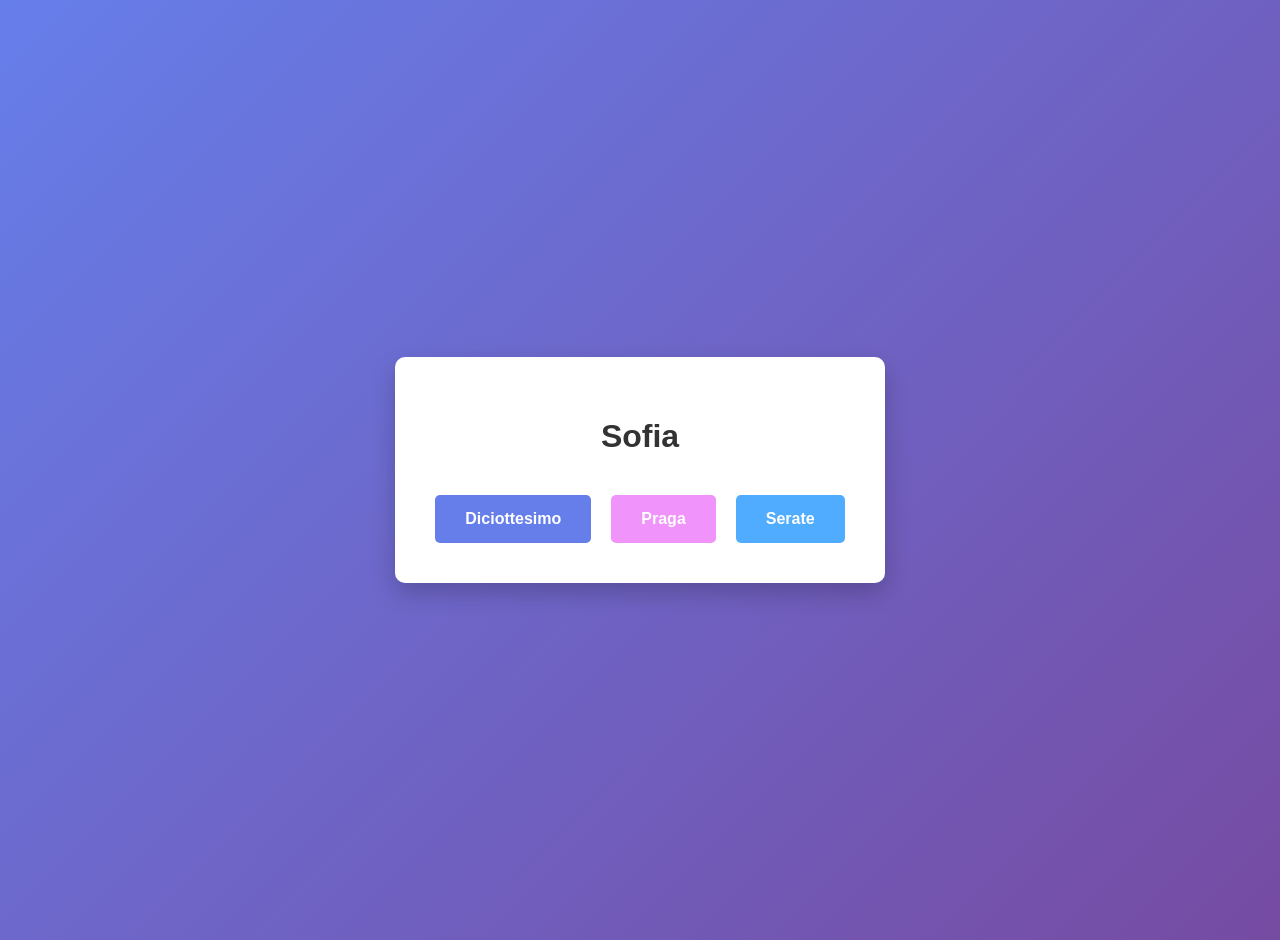
<file: index.html>
<!DOCTYPE html>
<html lang="en">
<head>
    <meta charset="UTF-8">
    <meta name="viewport" content="width=device-width, initial-scale=1.0">
    <title>Sofia</title>
    <style>
        body {
            margin: 0;
            padding: 20px;
            font-family: Arial, sans-serif;
            display: flex;
            justify-content: center;
            align-items: center;
            min-height: 100vh;
            background: linear-gradient(135deg, #667eea 0%, #764ba2 100%);
        }
        
        .container {
            text-align: center;
            background: white;
            padding: 40px;
            border-radius: 10px;
            box-shadow: 0 10px 25px rgba(0, 0, 0, 0.2);
        }
        
        h1 {
            color: #333;
            margin-bottom: 40px;
        }
        
        .button-group {
            display: flex;
            gap: 20px;
            flex-wrap: wrap;
            justify-content: center;
        }
        
        button {
            padding: 15px 30px;
            font-size: 16px;
            font-weight: bold;
            border: none;
            border-radius: 5px;
            cursor: pointer;
            transition: all 0.3s ease;
            color: white;
        }
        
        #diciottesimo {
            background-color: #667eea;
        }
        
        #diciottesimo:hover {
            background-color: #5568d3;
            transform: translateY(-2px);
            box-shadow: 0 5px 15px rgba(102, 126, 234, 0.4);
        }
        
        #praga {
            background-color: #f093fb;
        }
        
        #praga:hover {
            background-color: #f082f5;
            transform: translateY(-2px);
            box-shadow: 0 5px 15px rgba(240, 147, 251, 0.4);
        }
        
        #serate {
            background-color: #4facfe;
        }
        
        #serate:hover {
            background-color: #3da7fd;
            transform: translateY(-2px);
            box-shadow: 0 5px 15px rgba(79, 172, 254, 0.4);
        }
    </style>
</head>
<body>
    <div class="container">
        <h1>Sofia</h1>
        <div class="button-group">
            <button id="diciottesimo" onclick="window.location.href='indexOld.html'">Diciottesimo</button>
            <button id="praga" onclick="window.location.href='praga.html'">Praga</button>
            <button id="serate" onclick="window.location.href='serate.html'">Serate</button>
        </div>
    </div>
    
    <script>
        document.getElementById('praga').addEventListener('click', function() {
            console.log('Praga clicked');
        });
        
        document.getElementById('serate').addEventListener('click', function() {
            console.log('Serate clicked');
        });
    </script>
</body>
</html>
</file>
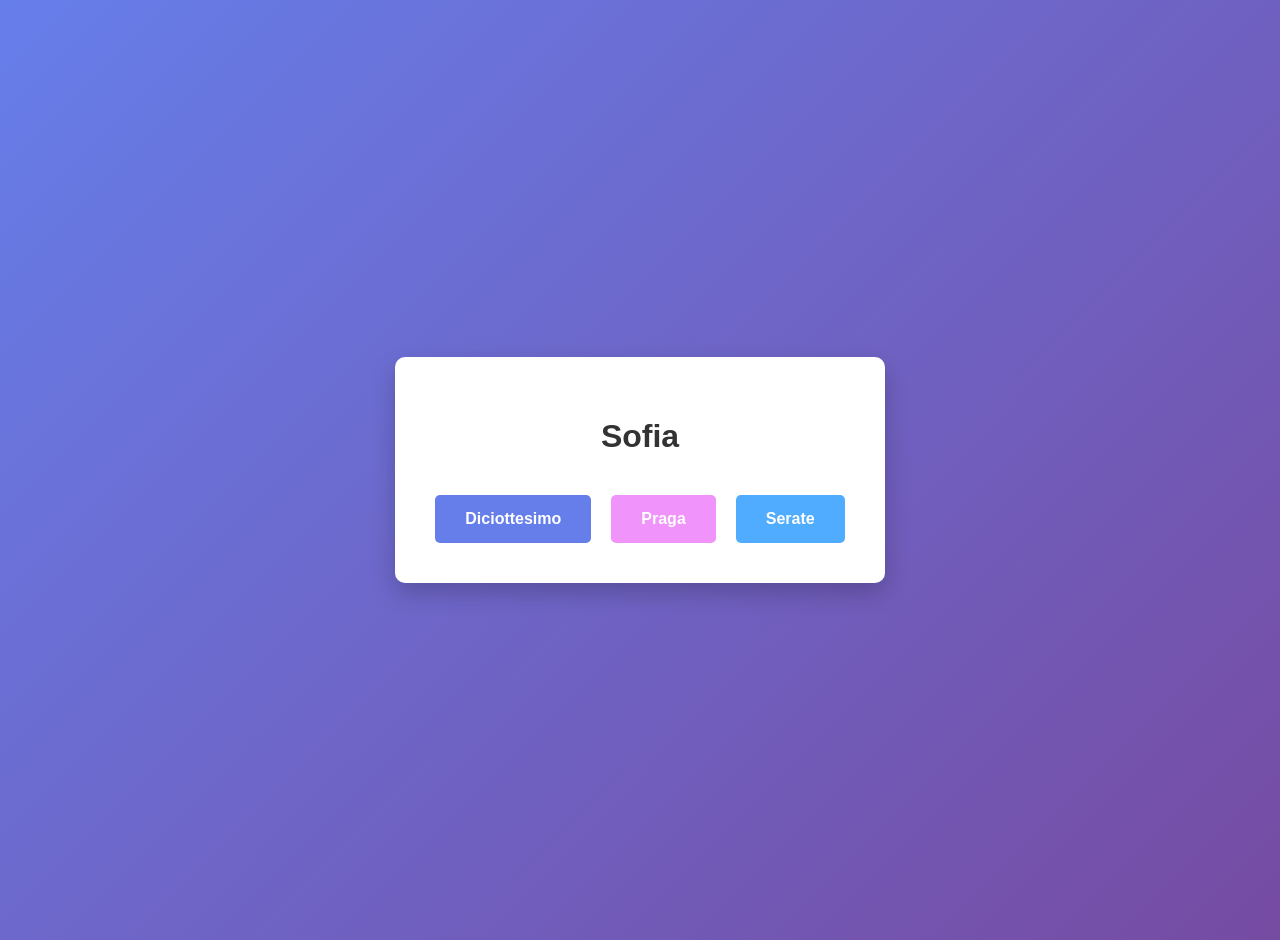
<file: indexNew.html>
<!DOCTYPE html>
<html lang="en">
<head>
    <meta charset="UTF-8">
    <meta name="viewport" content="width=device-width, initial-scale=1.0">
    <title>Sofia</title>
    <style>
        body {
            margin: 0;
            padding: 20px;
            font-family: Arial, sans-serif;
            display: flex;
            justify-content: center;
            align-items: center;
            min-height: 100vh;
            background: linear-gradient(135deg, #667eea 0%, #764ba2 100%);
        }
        
        .container {
            text-align: center;
            background: white;
            padding: 40px;
            border-radius: 10px;
            box-shadow: 0 10px 25px rgba(0, 0, 0, 0.2);
        }
        
        h1 {
            color: #333;
            margin-bottom: 40px;
        }
        
        .button-group {
            display: flex;
            gap: 20px;
            flex-wrap: wrap;
            justify-content: center;
        }
        
        button {
            padding: 15px 30px;
            font-size: 16px;
            font-weight: bold;
            border: none;
            border-radius: 5px;
            cursor: pointer;
            transition: all 0.3s ease;
            color: white;
        }
        
        #diciottesimo {
            background-color: #667eea;
        }
        
        #diciottesimo:hover {
            background-color: #5568d3;
            transform: translateY(-2px);
            box-shadow: 0 5px 15px rgba(102, 126, 234, 0.4);
        }
        
        #praga {
            background-color: #f093fb;
        }
        
        #praga:hover {
            background-color: #f082f5;
            transform: translateY(-2px);
            box-shadow: 0 5px 15px rgba(240, 147, 251, 0.4);
        }
        
        #serate {
            background-color: #4facfe;
        }
        
        #serate:hover {
            background-color: #3da7fd;
            transform: translateY(-2px);
            box-shadow: 0 5px 15px rgba(79, 172, 254, 0.4);
        }
    </style>
</head>
<body>
    <div class="container">
        <h1>Sofia</h1>
        <div class="button-group">
            <button id="diciottesimo" onclick="window.location.href='indexOld.html'">Diciottesimo</button>
            <button id="praga" onclick="window.location.href='praga.html'">Praga</button>
            <button id="serate" onclick="window.location.href='serate.html'">Serate</button>
        </div>
    </div>
    
    <script>
        document.getElementById('praga').addEventListener('click', function() {
            console.log('Praga clicked');
        });
        
        document.getElementById('serate').addEventListener('click', function() {
            console.log('Serate clicked');
        });
    </script>
</body>
</html>
</file>
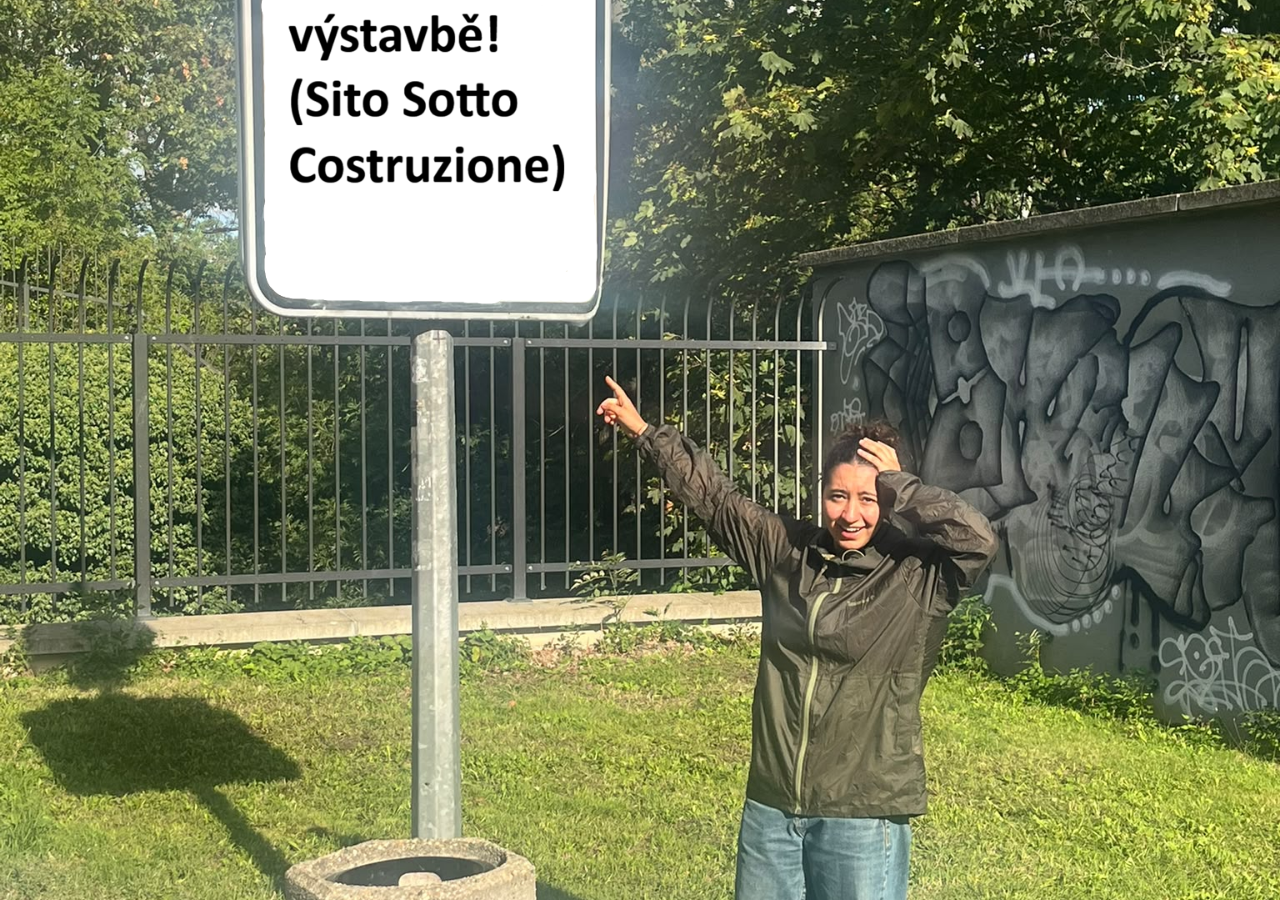
<file: indexOffline.html>
<!DOCTYPE html>
<html lang="it">
<head>
    <meta charset="UTF-8">
    <meta name="viewport" content="width=device-width, initial-scale=1.0">
    <title>Sofia</title>
    <style>
        * {
            margin: 0;
            padding: 0;
            box-sizing: border-box;
        }

        html, body {
            width: 100%;
            height: 100%;
        }

        body {
            overflow: hidden;
        }

        img {
            width: 100%;
            height: 100%;
            display: block;
            object-fit: cover;
        }
    </style>
</head>
<body>
    <img src="images/CostruzioneModificata.png" alt="Costruzione">
</body>
</html>
</file>
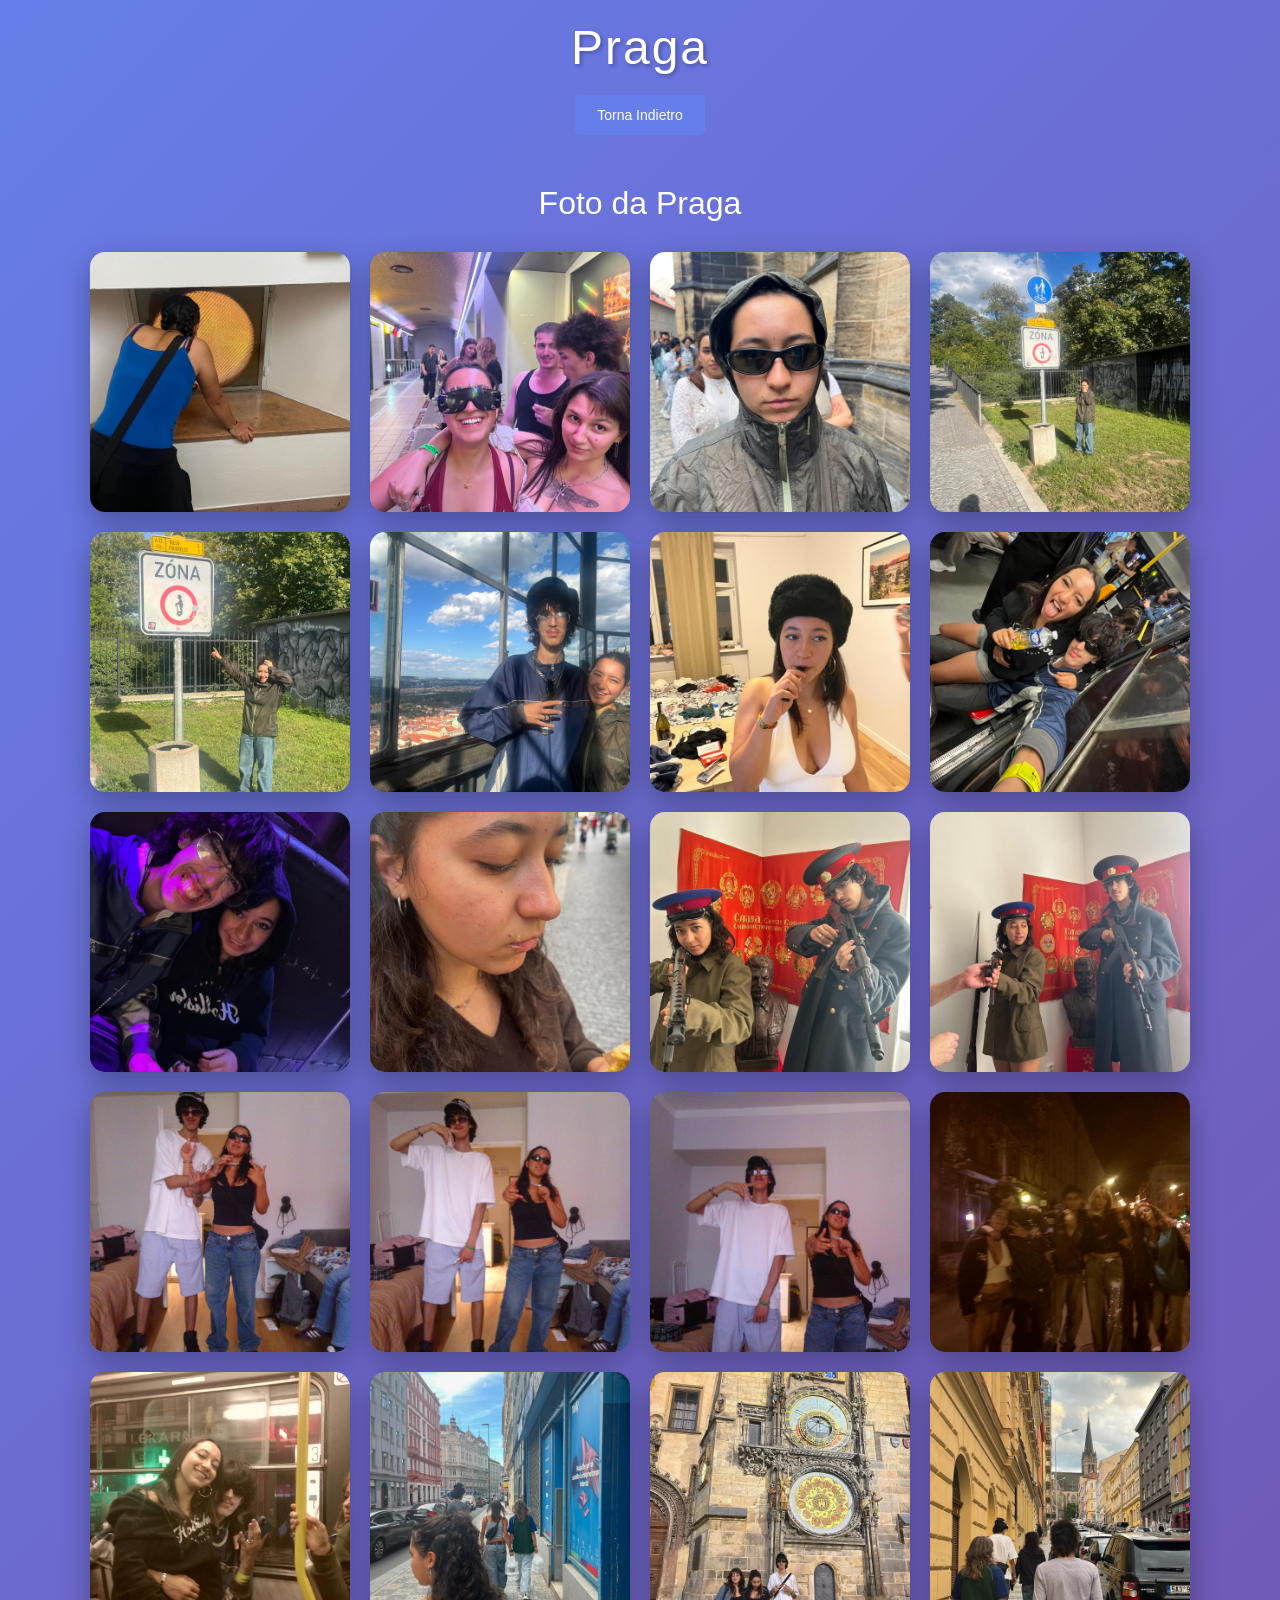
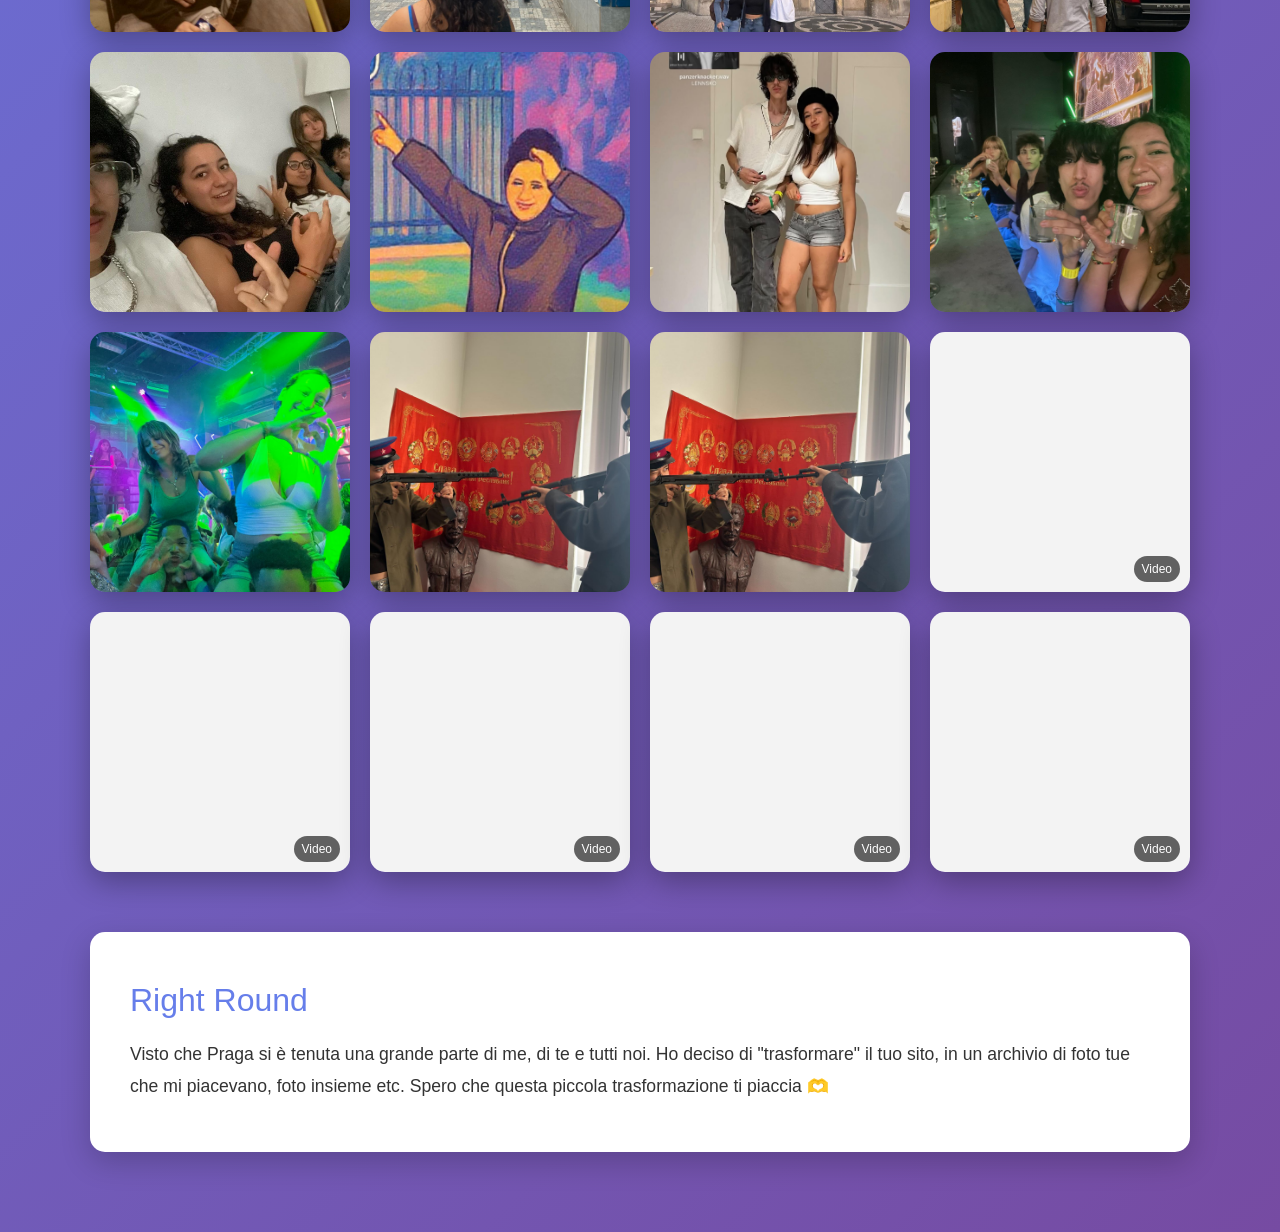
<file: praga.html>
<!DOCTYPE html>
<html lang="en">
<head>
    <meta charset="UTF-8">
    <meta name="viewport" content="width=device-width, initial-scale=1.0">
    <title>Praga</title>
    <style>
        * {
            margin: 0;
            padding: 0;
            box-sizing: border-box;
        }

        body {
            font-family: 'Segoe UI', Tahoma, Geneva, Verdana, sans-serif;
            background: linear-gradient(135deg, #667eea 0%, #764ba2 100%);
            min-height: 100vh;
            padding: 20px;
        }

        .container {
            max-width: 1100px;
            margin: 0 auto;
        }

        .header {
            text-align: center;
            color: white;
            margin-bottom: 50px;
        }

        .header h1 {
            font-size: 3em;
            font-weight: 300;
            letter-spacing: 2px;
            text-shadow: 2px 2px 4px rgba(0, 0, 0, 0.3);
        }

        .back-button {
            display: inline-block;
            margin-top: 20px;
            padding: 12px 22px;
            background-color: #667eea;
            color: white;
            border: none;
            border-radius: 5px;
            cursor: pointer;
            font-size: 14px;
            text-decoration: none;
            transition: all 0.3s ease;
        }

        .back-button:hover {
            background-color: #5568d3;
            transform: translateY(-2px);
            box-shadow: 0 5px 15px rgba(102, 126, 234, 0.4);
        }

        .gallery {
            margin-bottom: 60px;
        }

        .gallery h2 {
            text-align: center;
            color: white;
            margin-bottom: 30px;
            font-size: 2em;
            font-weight: 300;
        }

        .gallery-grid {
            display: grid;
            grid-template-columns: repeat(auto-fit, minmax(250px, 1fr));
            gap: 20px;
        }

        .gallery-item-button {
            width: 100%;
            border: none;
            padding: 0;
            background: transparent;
            border-radius: 15px;
            overflow: hidden;
            box-shadow: 0 10px 30px rgba(0, 0, 0, 0.3);
            cursor: pointer;
            transition: transform 0.3s ease, box-shadow 0.3s ease;
            aspect-ratio: 1 / 1;
            position: relative;
        }

        .gallery-item-button:hover {
            transform: translateY(-10px);
            box-shadow: 0 15px 40px rgba(0, 0, 0, 0.4);
        }

        .gallery-item-button img,
        .gallery-item-button video {
            width: 100%;
            height: 100%;
            display: block;
            object-fit: cover;
            background: #f3f3f3;
        }

        .video-badge {
            position: absolute;
            bottom: 10px;
            right: 10px;
            background: rgba(0, 0, 0, 0.6);
            color: white;
            font-size: 12px;
            padding: 6px 8px;
            border-radius: 999px;
        }

        .text-section {
            background: white;
            padding: 50px 40px;
            border-radius: 15px;
            margin-bottom: 60px;
            box-shadow: 0 10px 30px rgba(0, 0, 0, 0.2);
        }

        .text-content h2 {
            color: #667eea;
            margin-bottom: 20px;
            font-size: 2em;
            font-weight: 300;
        }

        .text-content p {
            color: #333;
            line-height: 1.8;
            font-size: 1.1em;
        }

        .lightbox {
            position: fixed;
            inset: 0;
            background: rgba(0, 0, 0, 0.8);
            display: none;
            align-items: center;
            justify-content: center;
            z-index: 1000;
            padding: 20px;
        }

        .lightbox.show {
            display: flex;
        }

        .lightbox-content {
            position: relative;
            max-width: 900px;
            width: 100%;
            background: white;
            border-radius: 18px;
            padding: 20px;
            box-shadow: 0 20px 60px rgba(0, 0, 0, 0.5);
        }

        .lightbox-close {
            position: absolute;
            top: 12px;
            right: 12px;
            width: 40px;
            height: 40px;
            border: none;
            border-radius: 50%;
            background: rgba(0, 0, 0, 0.1);
            color: #333;
            font-size: 28px;
            cursor: pointer;
        }

        .lightbox-media-wrap {
            display: flex;
            align-items: center;
            justify-content: center;
            max-height: 80vh;
        }

        .lightbox-media-wrap img,
        .lightbox-media-wrap video {
            max-width: 100%;
            max-height: 75vh;
            border-radius: 12px;
            background: #f7f7f7;
        }

        @media (max-width: 768px) {
            .header h1 {
                font-size: 2em;
            }

            .gallery-grid {
                grid-template-columns: 1fr;
            }

            .text-section {
                padding: 30px 20px;
            }

            .text-content h2 {
                font-size: 1.5em;
            }
        }
    </style>
</head>
<body>
    <div class="container">
        <header class="header">
            <h1>Praga</h1>
            <button class="back-button" onclick="window.location.href='index.html'">Torna Indietro</button>
        </header>

        <section class="gallery">
            <h2>Foto da Praga</h2>
            <div id="galleryGrid" class="gallery-grid"></div>
        </section>

        <section class="text-section">
            <div class="text-content">
                <h2>Right Round</h2>
                <p>
                    Visto che Praga si è tenuta una grande parte di me, di te e tutti noi.
                    Ho deciso di "trasformare" il tuo sito, in un archivio di foto tue che mi piacevano, foto insieme etc.
                    Spero che questa piccola trasformazione ti piaccia 🫶
                </p>
            </div>
        </section>
    </div>

    <div id="lightbox" class="lightbox" aria-hidden="true">
        <div class="lightbox-content">
            <button class="lightbox-close" aria-label="Close">×</button>
            <div id="lightboxMedia" class="lightbox-media-wrap"></div>
        </div>
    </div>

    <script>
        const mediaItems = [
            { type: 'image', src: 'images/Praga/WhatsApp Image 2026-10-04 at 18.27.00.jpeg', alt: 'Praga foto 1' },
            { type: 'image', src: 'images/Praga/WhatsApp Image 2026-10-04 at 18.27.01.jpeg', alt: 'Praga foto 2' },
            { type: 'image', src: 'images/Praga/WhatsApp Image 2026-10-04 at 18.27.01 (1).jpeg', alt: 'Praga foto 3' },
            { type: 'image', src: 'images/Praga/WhatsApp Image 2026-10-04 at 18.27.01 (2).jpeg', alt: 'Praga foto 4' },
            { type: 'image', src: 'images/Praga/WhatsApp Image 2026-10-04 at 18.27.01 (3).jpeg', alt: 'Praga foto 5' },
            { type: 'image', src: 'images/Praga/WhatsApp Image 2026-10-04 at 18.27.01 (4).jpeg', alt: 'Praga foto 6' },
            { type: 'image', src: 'images/Praga/WhatsApp Image 2026-10-04 at 18.27.01 (5).jpeg', alt: 'Praga foto 7' },
            { type: 'image', src: 'images/Praga/WhatsApp Image 2026-10-04 at 18.27.02.jpeg', alt: 'Praga foto 8' },
            { type: 'image', src: 'images/Praga/WhatsApp Image 2026-10-04 at 18.27.02 (1).jpeg', alt: 'Praga foto 9' },
            { type: 'image', src: 'images/Praga/WhatsApp Image 2026-10-04 at 18.27.02 (2).jpeg', alt: 'Praga foto 10' },
            { type: 'image', src: 'images/Praga/WhatsApp Image 2026-10-04 at 18.27.02 (3).jpeg', alt: 'Praga foto 11' },
            { type: 'image', src: 'images/Praga/WhatsApp Image 2026-10-04 at 18.27.02 (4).jpeg', alt: 'Praga foto 12' },
            { type: 'image', src: 'images/Praga/WhatsApp Image 2026-10-04 at 18.27.02 (5).jpeg', alt: 'Praga foto 13' },
            { type: 'image', src: 'images/Praga/WhatsApp Image 2026-10-04 at 18.27.02 (6).jpeg', alt: 'Praga foto 14' },
            { type: 'image', src: 'images/Praga/WhatsApp Image 2026-10-04 at 18.27.02 (7).jpeg', alt: 'Praga foto 15' },
            { type: 'image', src: 'images/Praga/WhatsApp Image 2026-10-04 at 18.27.02 (8).jpeg', alt: 'Praga foto 16' },
            { type: 'image', src: 'images/Praga/WhatsApp Image 2026-10-04 at 18.27.02 (9).jpeg', alt: 'Praga foto 17' },
            { type: 'image', src: 'images/Praga/WhatsApp Image 2026-10-04 at 18.27.02 (10).jpeg', alt: 'Praga foto 18' },
            { type: 'image', src: 'images/Praga/WhatsApp Image 2026-10-04 at 18.27.02 (11).jpeg', alt: 'Praga foto 19' },
            { type: 'image', src: 'images/Praga/WhatsApp Image 2026-10-04 at 18.27.03.jpeg', alt: 'Praga foto 20' },
            { type: 'image', src: 'images/Praga/WhatsApp Image 2026-10-04 at 18.27.03 (1).jpeg', alt: 'Praga foto 21' },
            { type: 'image', src: 'images/Praga/WhatsApp Image 2026-10-04 at 18.27.03 (2).jpeg', alt: 'Praga foto 22' },
            { type: 'image', src: 'images/Praga/WhatsApp Image 2026-10-04 at 18.39.35.jpeg', alt: 'Praga foto 23' },
            { type: 'image', src: 'images/Praga/WhatsApp Image 2026-10-04 at 18.50.22.jpeg', alt: 'Praga foto 24' },
            { type: 'image', src: 'images/Praga/WhatsApp Image 2026-10-04 at 18.50.33.jpeg', alt: 'Praga foto 25' },
            { type: 'image', src: 'images/Praga/WhatsApp Image 2026-10-04 at 18.50.43.jpeg', alt: 'Praga foto 26' },
            { type: 'image', src: 'images/Praga/WhatsApp Image 2026-10-04 at 18.50.49.jpeg', alt: 'Praga foto 27' },
            { type: 'video', src: 'images/Praga/WhatsApp Video 2026-10-04 at 18.44.57.mp4', alt: 'Praga video 1' },
            { type: 'video', src: 'images/Praga/WhatsApp Video 2026-10-04 at 18.50.12.mp4', alt: 'Praga video 2' },
            { type: 'video', src: 'images/Praga/WhatsApp Video 2026-10-04 at 18.50.17.mp4', alt: 'Praga video 3' },
            { type: 'video', src: 'images/Praga/WhatsApp Video 2026-10-04 at 18.50.27.mp4', alt: 'Praga video 4' },
            { type: 'video', src: 'images/Praga/WhatsApp Video 2026-10-04 at 18.50.59.mp4', alt: 'Praga video 5' }
        ];

        const galleryGrid = document.getElementById('galleryGrid');
        const lightbox = document.getElementById('lightbox');
        const lightboxMedia = document.getElementById('lightboxMedia');
        const closeButton = document.querySelector('.lightbox-close');

        function createGalleryCard(item) {
            const button = document.createElement('button');
            button.type = 'button';
            button.className = 'gallery-item-button';
            button.setAttribute('aria-label', item.alt);

            if (item.type === 'video') {
                button.innerHTML = `
                    <video muted playsinline preload="metadata" src="${item.src}"></video>
                    <span class="video-badge">Video</span>
                `;
            } else {
                button.innerHTML = `<img src="${item.src}" alt="${item.alt}">`;
            }

            button.addEventListener('click', () => openLightbox(item));
            galleryGrid.appendChild(button);
        }

        function openLightbox(item) {
            lightboxMedia.innerHTML = '';

            if (item.type === 'video') {
                const video = document.createElement('video');
                video.src = item.src;
                video.controls = true;
                video.autoplay = true;
                video.playsInline = true;
                lightboxMedia.appendChild(video);
            } else {
                const img = document.createElement('img');
                img.src = item.src;
                img.alt = item.alt;
                lightboxMedia.appendChild(img);
            }

            lightbox.classList.add('show');
            lightbox.setAttribute('aria-hidden', 'false');
        }

        function closeLightbox() {
            lightbox.classList.remove('show');
            lightbox.setAttribute('aria-hidden', 'true');
            lightboxMedia.innerHTML = '';
        }

        closeButton.addEventListener('click', closeLightbox);
        lightbox.addEventListener('click', (event) => {
            if (event.target === lightbox) {
                closeLightbox();
            }
        });

        document.addEventListener('keydown', (event) => {
            if (event.key === 'Escape' && lightbox.classList.contains('show')) {
                closeLightbox();
            }
        });

        mediaItems.forEach(createGalleryCard);
    </script>
</body>
</html>
</file>
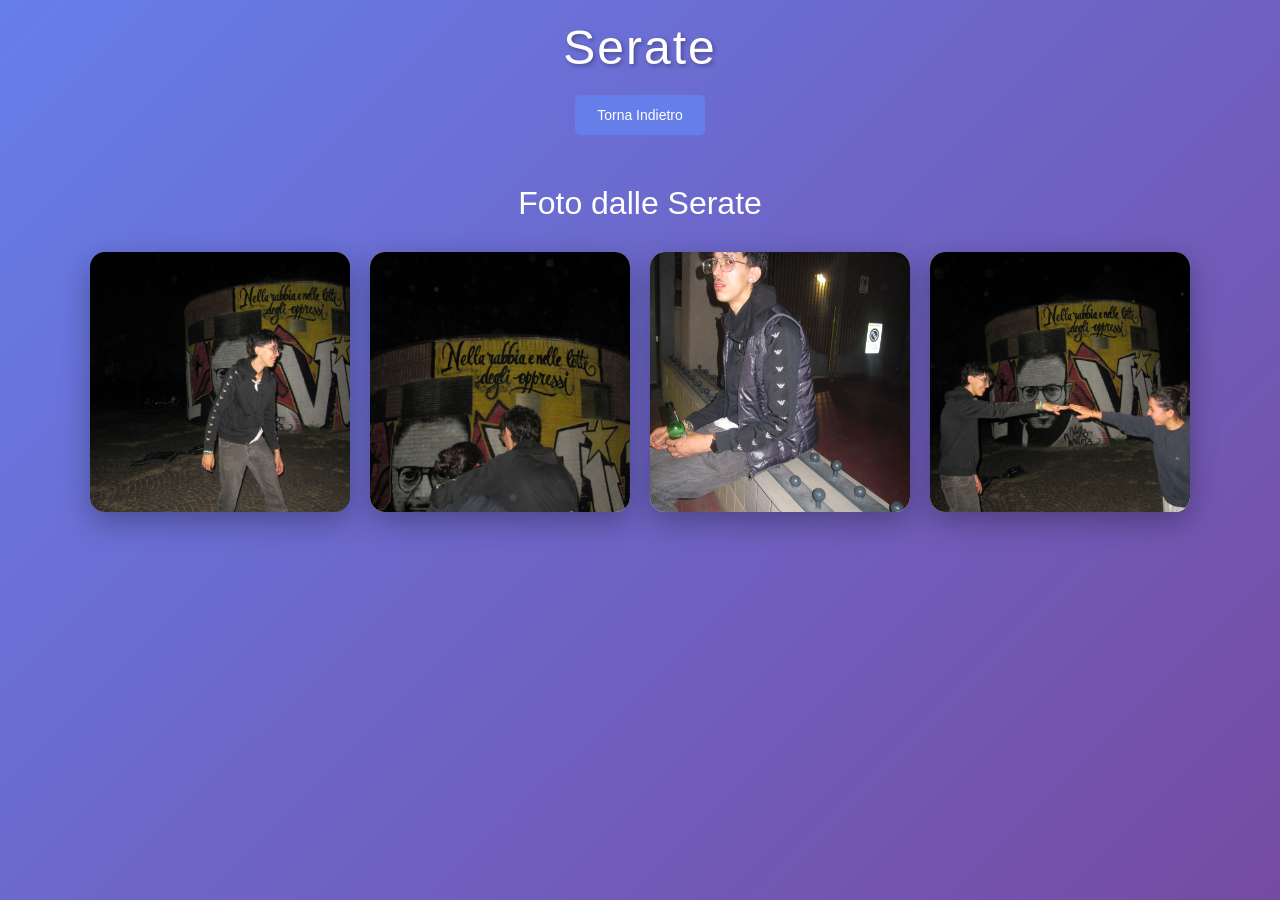
<file: serate.html>
<!DOCTYPE html>
<html lang="en">
<head>
    <meta charset="UTF-8">
    <meta name="viewport" content="width=device-width, initial-scale=1.0">
    <title>Serate</title>
    <style>
        * {
            margin: 0;
            padding: 0;
            box-sizing: border-box;
        }

        body {
            font-family: 'Segoe UI', Tahoma, Geneva, Verdana, sans-serif;
            background: linear-gradient(135deg, #667eea 0%, #764ba2 100%);
            min-height: 100vh;
            padding: 20px;
        }

        .container {
            max-width: 1100px;
            margin: 0 auto;
        }

        .header {
            text-align: center;
            color: white;
            margin-bottom: 50px;
        }

        .header h1 {
            font-size: 3em;
            font-weight: 300;
            letter-spacing: 2px;
            text-shadow: 2px 2px 4px rgba(0, 0, 0, 0.3);
        }

        .back-button {
            display: inline-block;
            margin-top: 20px;
            padding: 12px 22px;
            background-color: #667eea;
            color: white;
            border: none;
            border-radius: 5px;
            cursor: pointer;
            font-size: 14px;
            text-decoration: none;
            transition: all 0.3s ease;
        }

        .back-button:hover {
            background-color: #5568d3;
            transform: translateY(-2px);
            box-shadow: 0 5px 15px rgba(102, 126, 234, 0.4);
        }

        .gallery {
            margin-bottom: 60px;
        }

        .gallery h2 {
            text-align: center;
            color: white;
            margin-bottom: 30px;
            font-size: 2em;
            font-weight: 300;
        }

        .gallery-grid {
            display: grid;
            grid-template-columns: repeat(auto-fit, minmax(250px, 1fr));
            gap: 20px;
        }

        .gallery-item-button {
            width: 100%;
            border: none;
            padding: 0;
            background: transparent;
            border-radius: 15px;
            overflow: hidden;
            box-shadow: 0 10px 30px rgba(0, 0, 0, 0.3);
            cursor: pointer;
            transition: transform 0.3s ease, box-shadow 0.3s ease;
            aspect-ratio: 1 / 1;
            position: relative;
        }

        .gallery-item-button:hover {
            transform: translateY(-10px);
            box-shadow: 0 15px 40px rgba(0, 0, 0, 0.4);
        }

        .gallery-item-button img,
        .gallery-item-button video {
            width: 100%;
            height: 100%;
            display: block;
            object-fit: cover;
            background: #f3f3f3;
        }

        .video-badge {
            position: absolute;
            bottom: 10px;
            right: 10px;
            background: rgba(0, 0, 0, 0.6);
            color: white;
            font-size: 12px;
            padding: 6px 8px;
            border-radius: 999px;
        }

        .text-section {
            background: white;
            padding: 50px 40px;
            border-radius: 15px;
            margin-bottom: 60px;
            box-shadow: 0 10px 30px rgba(0, 0, 0, 0.2);
        }

        .text-content h2 {
            color: #667eea;
            margin-bottom: 20px;
            font-size: 2em;
            font-weight: 300;
        }

        .text-content p {
            color: #333;
            line-height: 1.8;
            font-size: 1.1em;
        }

        .lightbox {
            position: fixed;
            inset: 0;
            background: rgba(0, 0, 0, 0.8);
            display: none;
            align-items: center;
            justify-content: center;
            z-index: 1000;
            padding: 20px;
        }

        .lightbox.show {
            display: flex;
        }

        .lightbox-content {
            position: relative;
            max-width: 900px;
            width: 100%;
            background: white;
            border-radius: 18px;
            padding: 20px;
            box-shadow: 0 20px 60px rgba(0, 0, 0, 0.5);
        }

        .lightbox-close {
            position: absolute;
            top: 12px;
            right: 12px;
            width: 40px;
            height: 40px;
            border: none;
            border-radius: 50%;
            background: rgba(0, 0, 0, 0.1);
            color: #333;
            font-size: 28px;
            cursor: pointer;
        }

        .lightbox-media-wrap {
            display: flex;
            align-items: center;
            justify-content: center;
            max-height: 80vh;
        }

        .lightbox-media-wrap img,
        .lightbox-media-wrap video {
            max-width: 100%;
            max-height: 75vh;
            border-radius: 12px;
            background: #f7f7f7;
        }

        @media (max-width: 768px) {
            .header h1 {
                font-size: 2em;
            }

            .gallery-grid {
                grid-template-columns: 1fr;
            }

            .text-section {
                padding: 30px 20px;
            }

            .text-content h2 {
                font-size: 1.5em;
            }
        }
    </style>
</head>
<body>
    <div class="container">
        <header class="header">
            <h1>Serate</h1>
            <button class="back-button" onclick="window.location.href='index.html'">Torna Indietro</button>
        </header>

        <section class="gallery">
            <h2>Foto dalle Serate</h2>
            <div id="galleryGrid" class="gallery-grid"></div>
        </section>
    <div id="lightbox" class="lightbox" aria-hidden="true">
        <div class="lightbox-content">
            <button class="lightbox-close" aria-label="Close">×</button>
            <div id="lightboxMedia" class="lightbox-media-wrap"></div>
        </div>
    </div>

    <script>
        const mediaItems = [
            { type: 'image', src: 'images/images/Serate/IMG_8039.JPG', alt: 'Serate foto 1' },
            { type: 'image', src: 'images/images/Serate/IMG_8046.JPG', alt: 'Serate foto 2' },
            { type: 'image', src: 'images/images/Serate/IMG_8073.JPG', alt: 'Serate foto 3' },
            { type: 'image', src: 'images/images/Serate/manoDiopt2.JPG', alt: 'Serate foto 4' }
        ];

        const galleryGrid = document.getElementById('galleryGrid');
        const lightbox = document.getElementById('lightbox');
        const lightboxMedia = document.getElementById('lightboxMedia');
        const closeButton = document.querySelector('.lightbox-close');

        function createGalleryCard(item) {
            const button = document.createElement('button');
            button.type = 'button';
            button.className = 'gallery-item-button';
            button.setAttribute('aria-label', item.alt);

            button.innerHTML = `<img src="${item.src}" alt="${item.alt}">`;

            button.addEventListener('click', () => openLightbox(item));
            galleryGrid.appendChild(button);
        }

        function openLightbox(item) {
            lightboxMedia.innerHTML = '';

            const img = document.createElement('img');
            img.src = item.src;
            img.alt = item.alt;
            lightboxMedia.appendChild(img);

            lightbox.classList.add('show');
            lightbox.setAttribute('aria-hidden', 'false');
        }

        function closeLightbox() {
            lightbox.classList.remove('show');
            lightbox.setAttribute('aria-hidden', 'true');
            lightboxMedia.innerHTML = '';
        }

        closeButton.addEventListener('click', closeLightbox);
        lightbox.addEventListener('click', (event) => {
            if (event.target === lightbox) {
                closeLightbox();
            }
        });

        document.addEventListener('keydown', (event) => {
            if (event.key === 'Escape' && lightbox.classList.contains('show')) {
                closeLightbox();
            }
        });

        mediaItems.forEach(createGalleryCard);
    </script>
</body>
</html>
</file>
